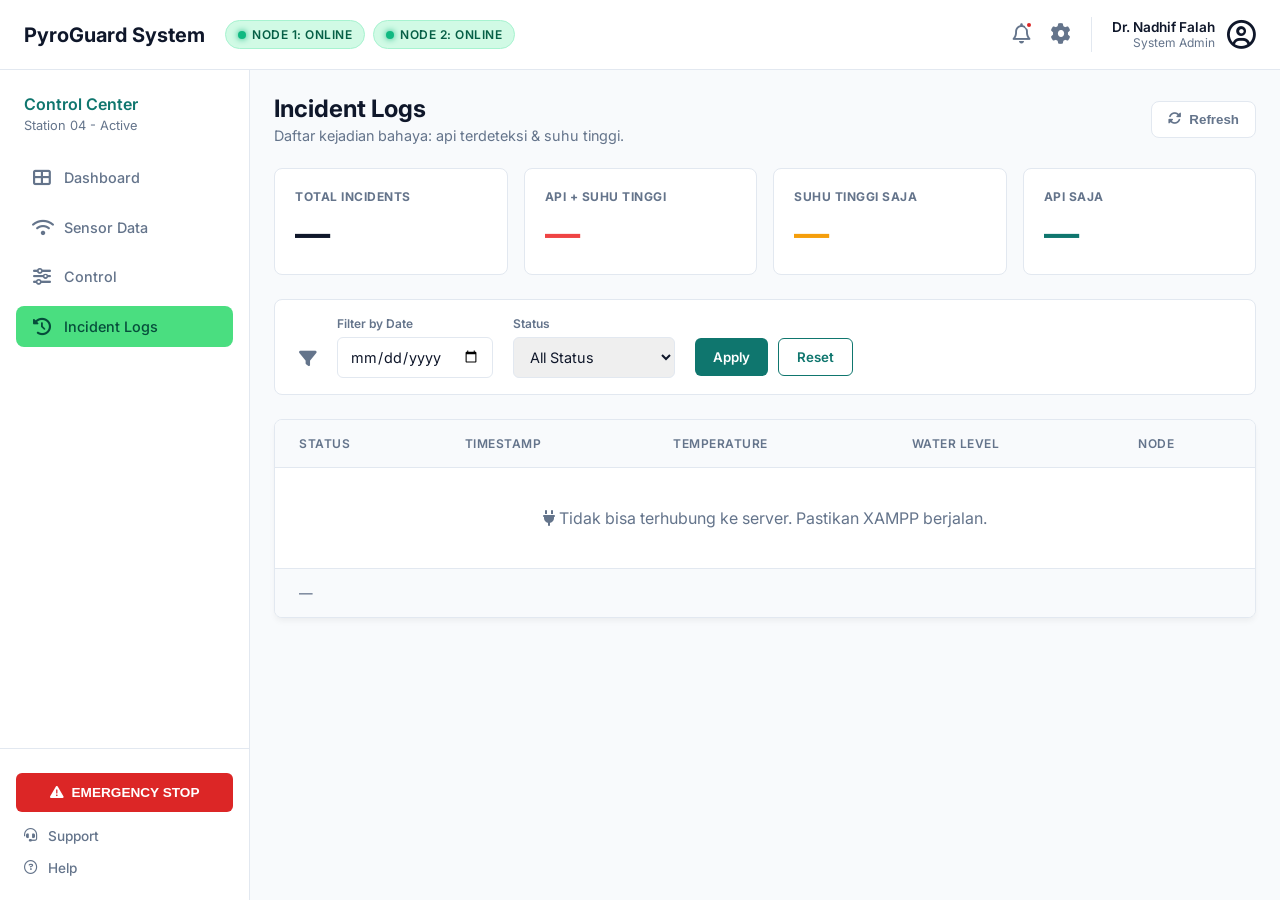
<file: incident_logs.html>
<!DOCTYPE html>
<html lang="en">

<head>
    <meta charset="UTF-8">
    <meta name="viewport" content="width=device-width, initial-scale=1.0">
    <title>Incident Logs - PyroGuard System</title>
    <link rel="preconnect" href="https://fonts.googleapis.com">
    <link rel="preconnect" href="https://fonts.gstatic.com" crossorigin>
    <link href="https://fonts.googleapis.com/css2?family=Inter:wght@400;500;600;700&display=swap" rel="stylesheet">
    <link rel="stylesheet" href="https://cdnjs.cloudflare.com/ajax/libs/font-awesome/6.4.0/css/all.min.css">
    <link rel="stylesheet" href="style.css?v=4">
    <style>
        .table-row-hover:hover {
            background-color: #f8fafc;
        }

        .btn-action:hover {
            background-color: #f1f5f9;
        }

        #logs-tbody tr td {
            transition: background-color 0.2s;
        }

        .skeleton {
            background: linear-gradient(90deg, #f1f5f9 25%, #e2e8f0 50%, #f1f5f9 75%);
            background-size: 200% 100%;
            animation: shimmer 1.4s infinite;
            border-radius: 4px;
            height: 16px;
        }

        @keyframes shimmer {
            0% {
                background-position: 200% 0;
            }

            100% {
                background-position: -200% 0;
            }
        }

        .page-btn.active {
            background-color: var(--accent-green-dark);
            color: white;
            border-color: var(--accent-green-dark);
        }

        #date-filter {
            padding: 10px 12px;
            border: 1px solid var(--border-color);
            border-radius: 6px;
            font-family: inherit;
            font-size: 0.9rem;
            color: var(--text-primary);
            outline: none;
        }
    </style>
</head>

<body>

    <header class="top-header">
        <div class="header-left">
            <h1 class="brand-title">PyroGuard System</h1>
            <div class="status-badges-group" style="display: flex; gap: 8px; align-items: center;">
                <div class="status-badge online" id="node1-status-badge">
                    <span class="status-dot"></span> NODE 1: ONLINE
                </div>
                <div class="status-badge online" id="node2-status-badge">
                    <span class="status-dot"></span> NODE 2: ONLINE
                </div>
            </div>
        </div>
        <div class="header-right">
            <button class="icon-btn notification-btn">
                <i class="far fa-bell"></i>
                <span class="notification-indicator"></span>
            </button>
            <button class="icon-btn"><i class="fas fa-cog"></i></button>
            <div class="user-profile" id="userProfileBtn" style="cursor:pointer; position:relative;">
                <div class="user-info">
                    <p class="user-name">Dr. Nadhif Falah</p>
                    <p class="user-role">System Admin</p>
                </div>
                <div class="user-avatar"><i class="far fa-user-circle"></i></div>
                <div id="profileDropdown" class="profile-dropdown">
                    <a href="#" class="dropdown-item"><i class="far fa-user"></i> My Profile</a>
                    <a href="#" class="dropdown-item"><i class="fas fa-sliders-h"></i> Account Settings</a>
                    <div class="dropdown-divider"></div>
                    <a href="logout.php" class="dropdown-item text-danger"><i class="fas fa-sign-out-alt"></i> Log
                        Out</a>
                </div>
            </div>
        </div>
    </header>

    <div class="layout-container">
        <aside class="sidebar">
            <div class="sidebar-header">
                <h2>Control Center</h2>
                <p id="user-node-info">Station 04 - Active</p>
            </div>
            <nav class="nav-links">
                <a href="index.html" class="nav-item"><i class="fas fa-th-large"></i> Dashboard</a>
                <a href="sensor_data.html" class="nav-item"><i class="fas fa-wifi"></i> Sensor Data</a>
                <a href="suppression.html" class="nav-item"><i class="fas fa-sliders-h"></i> Control</a>
                <a href="incident_logs.html" class="nav-item active"><i class="fas fa-history"></i> Incident Logs</a>
            </nav>
            <div class="sidebar-footer">
                <button class="btn-emergency" onclick="emergencyContact()">
                    <i class="fas fa-exclamation-triangle"></i> EMERGENCY STOP
                </button>
                <a href="#" class="footer-link"><i class="fas fa-headset"></i> Support</a>
                <a href="#" class="footer-link"><i class="far fa-question-circle"></i> Help</a>
            </div>
        </aside>

        <main class="page-content"
            style="flex-grow:1; padding:24px; overflow-y:auto; background-color:var(--bg-color);">

            <div class="page-header"
                style="display:flex; justify-content:space-between; align-items:center; margin-bottom:24px;">
                <div>
                    <h2 style="font-size:1.5rem; color:var(--text-primary); margin-bottom:4px;">Incident Logs</h2>
                    <p style="color:var(--text-secondary); font-size:0.9rem;">Daftar kejadian bahaya: api terdeteksi
                        &amp; suhu tinggi.</p>
                </div>
                <div>
                    <button onclick="fetchLogs()"
                        style="padding:10px 16px; border:1px solid var(--border-color); background:white; border-radius:8px; cursor:pointer; color:var(--text-secondary); font-weight:600; display:inline-flex; align-items:center; gap:8px;">
                        <i class="fas fa-sync-alt"></i> Refresh
                    </button>
                </div>
            </div>

            <!-- Summary Cards -->
            <div style="display:grid; grid-template-columns:repeat(4,1fr); gap:16px; margin-bottom:24px;">
                <div class="card"
                    style="padding:20px; border:1px solid var(--border-color); border-radius:8px; background:white;">
                    <p
                        style="font-size:0.75rem; font-weight:700; color:var(--text-secondary); letter-spacing:0.5px; margin-bottom:8px; text-transform:uppercase;">
                        Total Incidents</p>
                    <h3 id="sum-total" style="font-size:2.2rem; color:var(--text-primary); font-weight:700; margin:0;">—
                    </h3>
                </div>
                <div class="card"
                    style="padding:20px; border:1px solid var(--border-color); border-radius:8px; background:white;">
                    <p
                        style="font-size:0.75rem; font-weight:700; color:var(--text-secondary); letter-spacing:0.5px; margin-bottom:8px; text-transform:uppercase;">
                        Api + Suhu Tinggi</p>
                    <h3 id="sum-critical" style="font-size:2.2rem; color:#ef4444; font-weight:700; margin:0;">—</h3>
                </div>
                <div class="card"
                    style="padding:20px; border:1px solid var(--border-color); border-radius:8px; background:white;">
                    <p
                        style="font-size:0.75rem; font-weight:700; color:var(--text-secondary); letter-spacing:0.5px; margin-bottom:8px; text-transform:uppercase;">
                        Suhu Tinggi Saja</p>
                    <h3 id="sum-warning" style="font-size:2.2rem; color:#f59e0b; font-weight:700; margin:0;">—</h3>
                </div>
                <div class="card"
                    style="padding:20px; border:1px solid var(--border-color); border-radius:8px; background:white;">
                    <p
                        style="font-size:0.75rem; font-weight:700; color:var(--text-secondary); letter-spacing:0.5px; margin-bottom:8px; text-transform:uppercase;">
                        Api Saja</p>
                    <h3 id="sum-safe"
                        style="font-size:2.2rem; color:var(--accent-green-dark); font-weight:700; margin:0;">—</h3>
                </div>
            </div>

            <!-- Filter Bar -->
            <div class="card"
                style="padding:16px 24px; display:flex; align-items:flex-end; gap:20px; border:1px solid var(--border-color); border-radius:8px; margin-bottom:24px; background:white; flex-wrap:wrap;">
                <i class="fas fa-filter"
                    style="color:var(--text-secondary); font-size:1.1rem; padding-bottom:10px;"></i>
                <div>
                    <label
                        style="display:block; font-size:0.75rem; font-weight:600; color:var(--text-secondary); margin-bottom:6px;">Filter
                        by Date</label>
                    <input type="date" id="date-filter">
                </div>
                <div>
                    <label
                        style="display:block; font-size:0.75rem; font-weight:600; color:var(--text-secondary); margin-bottom:6px;">Status</label>
                    <select id="status-filter"
                        style="padding:10px 12px; border:1px solid var(--border-color); border-radius:6px; font-family:inherit; font-size:0.9rem; color:var(--text-primary); outline:none;">
                        <option value="">All Status</option>
                        <option value="CRITICAL">Critical</option>
                        <option value="DANGER">Danger (Api Saja)</option>
                        <option value="WARNING">Warning</option>
                        <option value="SAFE">Safe</option>
                    </select>
                </div>
                <div style="display:flex; gap:10px; padding-bottom:2px;">
                    <button onclick="applyFilter()"
                        style="padding:10px 18px; background:var(--accent-green-dark); color:white; border:none; border-radius:6px; cursor:pointer; font-weight:600; font-family:inherit;">
                        Apply
                    </button>
                    <button onclick="resetFilter()"
                        style="padding:10px 18px; background:transparent; color:var(--accent-green-dark); border:1px solid var(--accent-green-dark); border-radius:6px; cursor:pointer; font-weight:600; font-family:inherit;">
                        Reset
                    </button>
                </div>
                <p id="last-updated"
                    style="margin-left:auto; font-size:0.78rem; color:var(--text-secondary); padding-bottom:8px;"></p>
            </div>

            <!-- Logs Table -->
            <div class="card"
                style="padding:0; overflow:hidden; border:1px solid var(--border-color); border-radius:8px; box-shadow:0 4px 6px -1px rgba(0,0,0,0.05);">
                <table style="width:100%; border-collapse:collapse; text-align:left;">
                    <thead>
                        <tr style="background-color:#f8fafc; border-bottom:1px solid var(--border-color);">
                            <th
                                style="padding:16px 24px; color:var(--text-secondary); font-size:0.75rem; font-weight:600; text-transform:uppercase; letter-spacing:0.5px;">
                                Status</th>
                            <th
                                style="padding:16px 24px; color:var(--text-secondary); font-size:0.75rem; font-weight:600; text-transform:uppercase; letter-spacing:0.5px;">
                                Timestamp</th>
                            <th
                                style="padding:16px 24px; color:var(--text-secondary); font-size:0.75rem; font-weight:600; text-transform:uppercase; letter-spacing:0.5px;">
                                Temperature</th>
                            <th
                                style="padding:16px 24px; color:var(--text-secondary); font-size:0.75rem; font-weight:600; text-transform:uppercase; letter-spacing:0.5px;">
                                Water Level</th>
                            <th
                                style="padding:16px 24px; color:var(--text-secondary); font-size:0.75rem; font-weight:600; text-transform:uppercase; letter-spacing:0.5px;">
                                Node</th>
                        </tr>
                    </thead>
                    <tbody id="logs-tbody">
                        <tr>
                            <td colspan="5" style="padding:40px; text-align:center; color:var(--text-secondary);">
                                <i class="fas fa-spinner fa-spin"></i> Memuat data...
                            </td>
                        </tr>
                    </tbody>
                </table>

                <!-- Pagination -->
                <div
                    style="padding:16px 24px; border-top:1px solid var(--border-color); display:flex; justify-content:space-between; align-items:center; background:#f8fafc;">
                    <p id="pagination-info" style="font-size:0.85rem; color:var(--text-secondary); font-weight:500;">—
                    </p>
                    <div id="pagination-btns" style="display:flex; gap:8px;"></div>
                </div>
            </div>

        </main>
    </div>

    <script>
        // === State ===
        let currentOffset = 0;
        const LIMIT = 15;
        let activeFilter = { status: '', tanggal: '' };

        // === Fetch & Render Logs ===
        function fetchLogs() {
            const tbody = document.getElementById('logs-tbody');
            tbody.innerHTML = `<tr><td colspan="5" style="padding:40px; text-align:center; color:var(--text-secondary);">
                <i class="fas fa-spinner fa-spin"></i> Memuat data...</td></tr>`;

            let url = `api_get_logs.php?limit=${LIMIT}&offset=${currentOffset}`;
            if (activeFilter.status) url += `&status=${encodeURIComponent(activeFilter.status)}`;
            if (activeFilter.tanggal) url += `&tanggal=${encodeURIComponent(activeFilter.tanggal)}`;

            fetch(url)
                .then(r => r.json())
                .then(json => {
                    if (json.status !== 'success') {
                        tbody.innerHTML = `<tr><td colspan="5" style="padding:40px; text-align:center; color:#ef4444;">
                            <i class="fas fa-exclamation-circle"></i> Gagal memuat data. Cek koneksi ke server XAMPP.</td></tr>`;
                        return;
                    }

                    // Update summary cards
                    document.getElementById('sum-total').innerText = json.summary.total_logs.toLocaleString();
                    document.getElementById('sum-critical').innerText = json.summary.total_critical.toLocaleString();
                    document.getElementById('sum-warning').innerText = json.summary.total_warning.toLocaleString();
                    document.getElementById('sum-safe').innerText = json.summary.total_safe.toLocaleString();

                    // Render tabel
                    if (json.logs.length === 0) {
                        tbody.innerHTML = `<tr><td colspan="5" style="padding:48px; text-align:center; color:var(--text-secondary);">
                            <div style="font-size:2rem; margin-bottom:8px;">✅</div>
                            <p style="font-weight:600; margin-bottom:4px;">Belum ada insiden yang terdeteksi.</p>
                            <p style="font-size:0.8rem;">Semua pembacaan sensor dalam kondisi aman.</p>
                        </td></tr>`;
                    } else {
                        tbody.innerHTML = json.logs.map(row => buildRow(row)).join('');
                    }

                    // Pagination info & tombol
                    renderPagination(json.total, json.offset, json.limit);

                    const now = new Date();
                    document.getElementById('last-updated').innerText =
                        'Updated: ' + now.toLocaleTimeString('id-ID');
                })
                .catch(err => {
                    console.error('[PyroGuard Logs] Fetch error:', err);
                    tbody.innerHTML = `<tr><td colspan="5" style="padding:40px; text-align:center; color:var(--text-secondary);">
                        <i class="fas fa-plug"></i> Tidak bisa terhubung ke server. Pastikan XAMPP berjalan.</td></tr>`;
                });
        }

        // === Build satu baris tabel ===
        function buildRow(row) {
            // status_api dari DB adalah integer (1=DANGER/API, 0=SAFE)
            const apiInt = parseInt(row.status_api);
            const suhu = parseFloat(row.suhu);
            const cfg = statusConfig(apiInt, suhu);
            const ts = formatTimestamp(row.created_at);
            const suhuStr = suhu.toFixed(1);
            const nodeId = row.node_id || 'NODE1';

            // Deskripsi kejadian
            let eventTitle = '';
            let eventSub = '';
            if (apiInt === 1 && suhu > 45) {
                eventTitle = 'Fire + Suhu Ekstrem';
                eventSub = `Api terdeteksi & suhu mencapai ${suhuStr}°C`;
            } else if (apiInt === 1) {
                eventTitle = 'Fire Detected!';
                eventSub = `Sensor api aktif (suhu: ${suhuStr}°C)`;
            } else if (suhu > 45) {
                eventTitle = 'Extreme Temperature';
                eventSub = `Suhu mencapai ${suhuStr}°C melebihi batas aman`;
            } else {
                eventTitle = 'System Safe';
                eventSub = `Kondisi aman terverifikasi (suhu: ${suhuStr}°C)`;
            }

            // Water Level status dari gas_level (ESP Node 1)
            const waterLvl = parseFloat(row.gas_level);
            const waterStatus = waterLvl < 25 ? 'Low' : 'Sufficient';
            const waterColor = waterLvl < 25 ? '#ef4444' : 'var(--accent-green-dark)';
            const waterBg = waterLvl < 25 ? '#fef2f2' : '#f0fdf4';

            // Node Name
            let nodeName = 'Node 1';
            if (nodeId.toUpperCase() === 'NODE2') {
                nodeName = 'Node 2';
            }

            return `<tr class="table-row-hover" style="border-bottom:1px solid var(--border-color);">
                <td style="padding:14px 24px;">
                    <div style="display:flex; align-items:center; gap:8px;">
                        <div style="width:8px; height:8px; border-radius:50%; background:${cfg.dot}; ${cfg.glow}"></div>
                        <span style="font-weight:600; color:${cfg.color}; font-size:0.85rem;">${cfg.label}</span>
                    </div>
                </td>
                <td style="padding:14px 24px; color:var(--text-secondary); font-size:0.85rem;">${ts}</td>
                <td style="padding:14px 24px;">
                    <p style="font-weight:600; color:var(--text-primary); font-size:0.9rem; margin-bottom:2px;">${eventTitle}</p>
                    <p style="font-size:0.78rem; color:var(--text-secondary); margin:0;">${eventSub}</p>
                </td>
                <td style="padding:14px 24px;">
                    <div style="display:flex; align-items:center; gap:6px;">
                        <span style="font-weight:600; color:var(--text-primary); font-size:0.85rem;">${waterLvl}%</span>
                        <span style="font-size:0.75rem; font-weight:600; color:${waterColor}; background:${waterBg}; padding:2px 8px; border-radius:4px; text-transform:uppercase;">
                            ${waterStatus}
                        </span>
                    </div>
                </td>
                <td style="padding:14px 24px; color:var(--text-secondary); font-size:0.85rem; font-weight:500;">${nodeName}</td>
            </tr>`;
        }

        // === Konfigurasi warna per status (integer dari DB) ===
        function statusConfig(apiInt, suhu) {
            if (apiInt === 1 && suhu > 45) {
                return { label: 'CRITICAL', color: '#ef4444', dot: '#ef4444', glow: 'box-shadow:0 0 5px #ef4444;', badgeBg: '#fef2f2' };
            }
            if (apiInt === 1) {
                return { label: 'DANGER', color: '#ef4444', dot: '#ef4444', glow: 'box-shadow:0 0 4px #ef4444;', badgeBg: '#fef2f2' };
            }
            if (suhu > 45) {
                return { label: 'WARNING', color: '#f59e0b', dot: '#f59e0b', glow: 'box-shadow:0 0 4px #f59e0b;', badgeBg: '#fffbeb' };
            }
            // SAFE
            return { label: 'SAFE', color: 'var(--accent-green-dark)', dot: 'var(--accent-green-dark)', glow: 'box-shadow:0 0 4px var(--accent-green-dark);', badgeBg: '#f0fdf4' };
        }

        // === Format timestamp ===
        function formatTimestamp(ts) {
            if (!ts) return '—';
            const d = new Date(ts);
            return d.toLocaleDateString('id-ID', { day: '2-digit', month: 'short', year: 'numeric' })
                + ', ' + d.toLocaleTimeString('id-ID');
        }

        // === Render pagination ===
        function renderPagination(total, offset, limit) {
            const currentPage = Math.floor(offset / limit) + 1;
            const totalPages = Math.ceil(total / limit);

            document.getElementById('pagination-info').innerText =
                `Showing ${offset + 1}–${Math.min(offset + limit, total)} of ${total} records`;

            const container = document.getElementById('pagination-btns');
            container.innerHTML = '';

            // Previous
            const prevBtn = document.createElement('button');
            prevBtn.innerText = 'Previous';
            prevBtn.disabled = currentPage === 1;
            prevBtn.className = 'btn-action';
            prevBtn.style.cssText = 'padding:6px 12px; border:1px solid var(--border-color); background:white; border-radius:6px; cursor:pointer; color:var(--text-secondary); font-size:0.85rem; font-weight:500;';
            prevBtn.onclick = () => { currentOffset -= limit; fetchLogs(); };
            container.appendChild(prevBtn);

            // Nomor halaman (max 5 terlihat)
            const startPage = Math.max(1, currentPage - 2);
            const endPage = Math.min(totalPages, startPage + 4);
            for (let p = startPage; p <= endPage; p++) {
                const btn = document.createElement('button');
                btn.innerText = p;
                btn.className = 'btn-action page-btn' + (p === currentPage ? ' active' : '');
                btn.style.cssText = 'padding:6px 12px; border:1px solid var(--border-color); background:white; border-radius:6px; cursor:pointer; font-size:0.85rem; font-weight:500;';
                if (p === currentPage) { btn.style.background = 'var(--accent-green-dark)'; btn.style.color = 'white'; btn.style.borderColor = 'var(--accent-green-dark)'; }
                btn.onclick = ((page) => () => { currentOffset = (page - 1) * limit; fetchLogs(); })(p);
                container.appendChild(btn);
            }

            // Next
            const nextBtn = document.createElement('button');
            nextBtn.innerText = 'Next';
            nextBtn.disabled = currentPage >= totalPages;
            nextBtn.className = 'btn-action';
            nextBtn.style.cssText = 'padding:6px 12px; border:1px solid var(--border-color); background:white; border-radius:6px; cursor:pointer; color:var(--text-secondary); font-size:0.85rem; font-weight:500;';
            nextBtn.onclick = () => { currentOffset += limit; fetchLogs(); };
            container.appendChild(nextBtn);
        }

        // === Filter ===
        function applyFilter() {
            currentOffset = 0;
            activeFilter.status = document.getElementById('status-filter').value;
            activeFilter.tanggal = document.getElementById('date-filter').value;
            fetchLogs();
        }

        function resetFilter() {
            currentOffset = 0;
            activeFilter = { status: '', tanggal: '' };
            document.getElementById('status-filter').value = '';
            document.getElementById('date-filter').value = '';
            fetchLogs();
        }

        function emergencyContact() {
            alert("Emergency protocols activated. Contacting authorities.");
        }

        // === Profile Dropdown ===
        const userProfileBtn = document.getElementById('userProfileBtn');
        const profileDropdown = document.getElementById('profileDropdown');
        userProfileBtn.addEventListener('click', e => { e.stopPropagation(); profileDropdown.classList.toggle('show'); });
        window.addEventListener('click', e => { if (!userProfileBtn.contains(e.target)) profileDropdown.classList.remove('show'); });

        // === Header Status Badges Update ===
        function updateHeader() {
            fetch('api_get_latest.php')
                .then(res => res.json())
                .then(json => {
                    if (json.status === 'success') {
                        const badge1 = document.getElementById('node1-status-badge');
                        const badge2 = document.getElementById('node2-status-badge');
                        let koneksi = json.data.status_koneksi;
                        let node2Status = (koneksi === 'ONLINE') ? 1 : 0;

                        if (badge1) {
                            if (koneksi === 'ONLINE') {
                                badge1.className = 'status-badge online';
                                badge1.innerHTML = '<span class="status-dot"></span> NODE 1: ONLINE';
                            } else {
                                badge1.className = 'status-badge offline';
                                badge1.innerHTML = '<span class="status-dot"></span> NODE 1: OFFLINE';
                            }
                        }
                        if (badge2) {
                            if (koneksi === 'ONLINE' && node2Status === 1) {
                                badge2.className = 'status-badge online';
                                badge2.innerHTML = '<span class="status-dot"></span> NODE 2: ONLINE';
                            } else {
                                badge2.className = 'status-badge offline';
                                badge2.innerHTML = '<span class="status-dot"></span> NODE 2: OFFLINE';
                            }
                        }
                    }
                })
                .catch(err => console.error("Error updating header status:", err));
        }

        // === Init: load saat halaman pertama buka + auto-refresh ===
        fetchLogs();
        updateHeader();
        setInterval(fetchLogs, 10000);
        setInterval(updateHeader, 2000);
    </script>
</body>

</html>
</file>
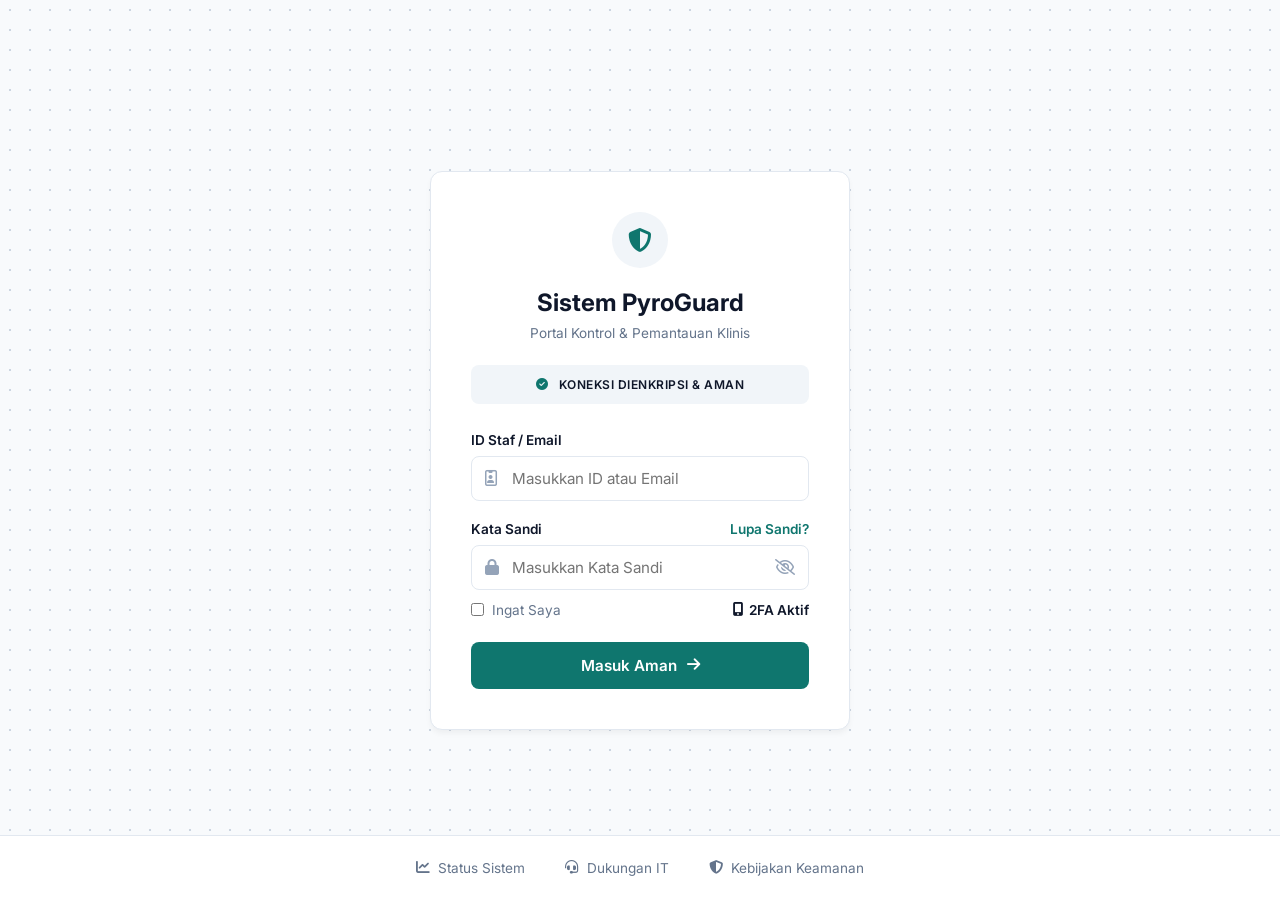
<file: login.html>
<!DOCTYPE html>
<html lang="en">
<head>
    <meta charset="UTF-8">
    <meta name="viewport" content="width=device-width, initial-scale=1.0">
    <title>Login - PyroGuard System</title>
    <!-- Fonts -->
    <link rel="preconnect" href="https://fonts.googleapis.com">
    <link rel="preconnect" href="https://fonts.gstatic.com" crossorigin>
    <link href="https://fonts.googleapis.com/css2?family=Inter:wght@400;500;600;700&display=swap" rel="stylesheet">
    <!-- Icons -->
    <link rel="stylesheet" href="https://cdnjs.cloudflare.com/ajax/libs/font-awesome/6.4.0/css/all.min.css">
    <link rel="stylesheet" href="style.css?v=3">
</head>
<body class="login-body">

    <div class="login-card">
        <div class="login-logo-circle">
            <i class="fas fa-shield-alt"></i>
        </div>
        
        <h1 style="font-size: 1.5rem; font-weight: 700; margin-bottom: 8px; color: var(--text-primary);">Sistem PyroGuard</h1>
        <p style="font-size: 0.85rem; color: var(--text-secondary); margin-bottom: 24px;">Portal Kontrol & Pemantauan Klinis</p>

        <div class="login-security-badge">
            <i class="fas fa-check-circle" style="color: var(--accent-green-dark);"></i>
            KONEKSI DIENKRIPSI & AMAN
        </div>

        <form action="proses_login.php" method="POST" style="text-align: left;">
            <div style="margin-bottom: 20px;">
                <label for="username" style="display: block; font-size: 0.85rem; font-weight: 600; margin-bottom: 8px; color: var(--text-primary);">ID Staf / Email</label>
                <div class="login-input-wrapper">
                    <i class="far fa-id-badge left-icon"></i>
                    <input type="text" id="username" name="username" class="login-input" placeholder="Masukkan ID atau Email" required>
                </div>
            </div>

            <div style="margin-bottom: 24px;">
                <div style="display: flex; justify-content: space-between; margin-bottom: 8px;">
                    <label for="password" style="font-size: 0.85rem; font-weight: 600; color: var(--text-primary);">Kata Sandi</label>
                    <a href="#" style="font-size: 0.85rem; font-weight: 600; color: var(--accent-green-dark); text-decoration: none;">Lupa Sandi?</a>
                </div>
                <div class="login-input-wrapper" style="margin-bottom: 12px;">
                    <i class="fas fa-lock left-icon"></i>
                    <input type="password" id="password" name="password" class="login-input" placeholder="Masukkan Kata Sandi" required>
                    <i class="far fa-eye-slash right-icon" onclick="togglePassword()"></i>
                </div>
                <div style="display: flex; justify-content: space-between; align-items: center; font-size: 0.85rem;">
                    <label style="display: flex; align-items: center; gap: 8px; color: var(--text-secondary); cursor: pointer;">
                        <input type="checkbox" name="remember" style="accent-color: var(--accent-green-dark);"> Ingat Saya
                    </label>
                    <div style="display: flex; align-items: center; gap: 6px; font-weight: 600; color: var(--text-primary);">
                        <i class="fas fa-mobile-alt"></i> 2FA Aktif
                    </div>
                </div>
            </div>

            <button type="submit" class="login-btn">
                Masuk Aman <i class="fas fa-arrow-right"></i>
            </button>
        </form>
    </div>

    <div class="login-footer-links">
        <a href="#"><i class="fas fa-chart-line"></i> Status Sistem</a>
        <a href="#"><i class="fas fa-headset"></i> Dukungan IT</a>
        <a href="#"><i class="fas fa-shield-alt"></i> Kebijakan Keamanan</a>
    </div>

    <script>
        function togglePassword() {
            const passwordInput = document.getElementById('password');
            const icon = document.querySelector('.right-icon');
            
            if (passwordInput.type === 'password') {
                passwordInput.type = 'text';
                icon.classList.remove('fa-eye-slash');
                icon.classList.add('fa-eye');
            } else {
                passwordInput.type = 'password';
                icon.classList.remove('fa-eye');
                icon.classList.add('fa-eye-slash');
            }
        }
    </script>
</body>
</html>
</file>
<file: style.css>
:root {
    --bg-page: #f8fafc;
    --bg-card: #ffffff;
    --border-color: #e2e8f0;
    --text-primary: #0f172a;
    --text-secondary: #64748b;
    --text-tertiary: #94a3b8;
    --accent-green-bright: #4ade80;
    --accent-green-dark: #0f766e;
    --accent-green-light: #ecfdf5;
    --status-safe-bg: #e6f7f2;
    --accent-red: #dc2626;
    --accent-red-hover: #b91c1c;
    --accent-red-bg: #fca5a5;
    --sidebar-width: 250px;
    --header-height: 70px;
}

*,
*::before,
*::after {
    margin: 0;
    padding: 0;
    box-sizing: border-box;
}

body {
    font-family: 'Inter', sans-serif;
}

body {
    background-color: var(--bg-page);
    color: var(--text-primary);
    overflow-x: hidden;
    display: flex;
    flex-direction: column;
    height: 100vh;
}

.top-header {
    height: var(--header-height);
    background-color: var(--bg-card);
    border-bottom: 1px solid var(--border-color);
    display: flex;
    justify-content: space-between;
    align-items: center;
    padding: 0 24px;
    position: fixed;
    top: 0;
    width: 100%;
    z-index: 50;
}

.header-left {
    display: flex;
    align-items: center;
    gap: 20px;
}

.brand-title {
    font-size: 1.25rem;
    font-weight: 700;
    color: var(--text-primary);
}

.status-badge {
    font-size: 0.75rem;
    font-weight: 600;
    padding: 6px 12px;
    border-radius: 20px;
    display: inline-flex;
    align-items: center;
    gap: 6px;
    letter-spacing: 0.5px;
    transition: all 0.3s ease;
}

.status-badge.online {
    background-color: #d1fae5;
    color: #065f46;
    border: 1px solid #a7f3d0;
}

.status-badge.offline {
    background-color: #fee2e2;
    color: #991b1b;
    border: 1px solid #fca5a5;
}

.status-dot {
    width: 8px;
    height: 8px;
    border-radius: 50%;
    transition: all 0.3s ease;
}

.status-badge.online .status-dot {
    background-color: #10b981;
    box-shadow: 0 0 6px #10b981;
}

.status-badge.offline .status-dot {
    background-color: #ef4444;
    box-shadow: 0 0 6px #ef4444;
}

.header-right {
    display: flex;
    align-items: center;
    gap: 20px;
}

.icon-btn {
    background: none;
    border: none;
    color: var(--text-secondary);
    font-size: 1.25rem;
    cursor: pointer;
    position: relative;
    transition: color 0.2s;
}

.icon-btn:hover {
    color: var(--text-primary);
}

.notification-indicator {
    position: absolute;
    top: -2px;
    right: -2px;
    width: 8px;
    height: 8px;
    background-color: var(--accent-red);
    border-radius: 50%;
    border: 2px solid var(--bg-card);
}

.user-profile {
    display: flex;
    align-items: center;
    gap: 12px;
    border-left: 1px solid var(--border-color);
    padding-left: 20px;
    position: relative;
    cursor: pointer;
}

.user-info {
    text-align: right;
}

.user-name {
    font-size: 0.85rem;
    font-weight: 600;
}

.user-role {
    font-size: 0.75rem;
    color: var(--text-secondary);
}

.user-avatar {
    font-size: 1.8rem;
    color: var(--text-primary);
}

.profile-dropdown {
    position: absolute;
    top: calc(100% + 15px);
    right: 0;
    width: 220px;
    background-color: var(--bg-card);
    border: 1px solid var(--border-color);
    border-radius: 12px;
    box-shadow: 0 4px 6px -1px rgba(0, 0, 0, 0.05);
    display: none;
    flex-direction: column;
    z-index: 100;
    overflow: hidden;
}

.profile-dropdown.show {
    display: flex;
}

.dropdown-item {
    padding: 12px 16px;
    text-decoration: none;
    color: var(--text-primary);
    font-size: 0.85rem;
    font-weight: 500;
    display: flex;
    align-items: center;
    gap: 10px;
    transition: background-color 0.2s;
}

.dropdown-item:hover {
    background-color: var(--bg-page);
}

.dropdown-icon {
    width: 16px;
    text-align: center;
    color: var(--text-secondary);
}

.dropdown-divider {
    height: 1px;
    background-color: var(--border-color);
    margin: 4px 0;
}

.text-danger {
    color: var(--accent-red);
}

.layout-container {
    display: flex;
    margin-top: var(--header-height);
    height: calc(100vh - var(--header-height));
}

.sidebar {
    width: var(--sidebar-width);
    flex-shrink: 0;
    background-color: var(--bg-card);
    border-right: 1px solid var(--border-color);
    display: flex;
    flex-direction: column;
    height: 100%;
}

.sidebar-header {
    padding: 24px;
}

.sidebar-header h2 {
    font-size: 1rem;
    font-weight: 600;
    color: var(--accent-green-dark);
}

.sidebar-header p {
    font-size: 0.8rem;
    color: var(--text-secondary);
    margin-top: 4px;
}

.nav-links {
    display: flex;
    flex-direction: column;
    padding: 0 16px;
    gap: 8px;
    flex-grow: 1;
}

.nav-item {
    display: flex;
    align-items: center;
    gap: 12px;
    padding: 12px 16px;
    border-radius: 8px;
    text-decoration: none;
    color: var(--text-secondary);
    font-size: 0.9rem;
    font-weight: 500;
    transition: all 0.2s;
}

.nav-item i {
    width: 20px;
    text-align: center;
    font-size: 1.1rem;
}

.nav-item:hover {
    background-color: var(--bg-page);
    color: var(--text-primary);
}

.nav-item.active {
    background-color: var(--accent-green-bright);
    color: #064e3b;
}

.sidebar-footer {
    padding: 24px 16px;
    border-top: 1px solid var(--border-color);
    display: flex;
    flex-direction: column;
    gap: 16px;
}

.btn-emergency {
    background-color: var(--accent-red);
    color: white;
    border: none;
    padding: 12px;
    border-radius: 6px;
    font-weight: 600;
    font-size: 0.85rem;
    cursor: pointer;
    display: flex;
    justify-content: center;
    align-items: center;
    gap: 8px;
    transition: background 0.2s;
}

.btn-emergency:hover {
    background-color: var(--accent-red-hover);
}

.footer-link {
    display: flex;
    align-items: center;
    gap: 10px;
    color: var(--text-secondary);
    text-decoration: none;
    font-size: 0.85rem;
    font-weight: 500;
    padding: 0 8px;
}

.footer-link:hover {
    color: var(--text-primary);
}

.dashboard-content {
    flex-grow: 1;
    padding: 24px;
    display: flex;
    flex-direction: column;
    gap: 16px;
    overflow-y: auto;
}

.card {
    background-color: var(--bg-card);
    border: 1px solid var(--border-color);
    border-radius: 12px;
    padding: 18px;
}

.sub-label {
    font-size: 0.75rem;
    color: var(--text-tertiary);
    text-transform: uppercase;
    letter-spacing: 1px;
    font-weight: 600;
    margin-bottom: 8px;
}

.room-overview-card {
    grid-column: 1 / span 2;
    grid-row: 1;
    display: flex;
    flex-direction: column;
}

.room-overview {
    grid-column: 1 / span 2;
    grid-row: 1;
    display: flex;
    flex-direction: column;
}

.room-image-container {
    height: 320px;
    background-color: #1a2332;
    border-radius: 8px;
    overflow: hidden;
    margin-top: 10px;
}

.room-image-container img {
    width: 100%;
    height: 100%;
    object-fit: cover;
}

.btn-secondary {
    background-color: var(--bg-page);
    border: 1px solid var(--border-color);
    color: var(--text-primary);
    padding: 8px 14px;
    border-radius: 6px;
    font-size: 0.8rem;
    font-weight: 500;
    cursor: pointer;
    display: flex;
    align-items: center;
    gap: 6px;
    transition: background 0.2s;
}

.btn-secondary:hover {
    background-color: #e2e8f0;
}

.shield-icon-container {
    width: 80px;
    height: 80px;
    border-radius: 50%;
    display: flex;
    align-items: center;
    justify-content: center;
    margin: 20px auto;
    font-size: 2rem;
}

.status-text {
    font-size: 2rem;
    font-weight: 700;
    margin-bottom: 8px;
    text-align: center;
}

.status-subtext {
    font-size: 0.85rem;
    opacity: 0.8;
    text-align: center;
}

.text-center {
    text-align: center;
}

.card-header {
    display: flex;
    justify-content: space-between;
    align-items: flex-start;
    margin-bottom: 20px;
}

.card-header.borderless {
    margin-bottom: 0;
}

.card-title {
    font-size: 1.15rem;
    font-weight: 600;
    color: var(--text-primary);
}

.filter-btn {
    background-color: var(--bg-page);
    border: 1px solid var(--border-color);
    color: var(--text-primary);
    padding: 8px 12px;
    border-radius: 6px;
    font-size: 0.8rem;
    font-weight: 500;
    cursor: pointer;
    display: flex;
    align-items: center;
    gap: 6px;
    transition: background 0.2s;
}

.filter-btn:hover {
    background-color: #e2e8f0;
}

.room-visual {
    height: 320px;
    background-color: #1a2332;
    border-radius: 8px;
    overflow: hidden;
    display: flex;
    justify-content: center;
    align-items: center;
    margin-top: 10px;
}

.room-img {
    width: 100%;
    height: 100%;
    object-fit: cover;
}

.right-column {
    grid-column: 3;
    grid-row: 1;
    display: flex;
    flex-direction: column;
    gap: 16px;
}

.fire-status-card {
    background-color: var(--status-safe-bg);
    border-color: #bae6fd;
    display: flex;
    flex-direction: column;
    align-items: center;
    justify-content: center;
    text-align: center;
    padding: 20px;
    transition: all 0.3s;
}

.fire-status-card.danger {
    background-color: #fef2f2;
    border-color: #fca5a5;
}

.fs-title {
    text-align: center;
    width: 100%;
    color: var(--accent-green-dark);
}

.fs-icon-container {
    width: 80px;
    height: 80px;
    background-color: var(--accent-green-dark);
    border-radius: 50%;
    display: flex;
    align-items: center;
    justify-content: center;
    margin: 20px 0;
}

.fs-icon-container.danger {
    background-color: var(--accent-red);
    animation: pulse 1.5s infinite;
}

.fs-icon {
    color: white;
    font-size: 2rem;
}

.fs-status-text {
    font-size: 2rem;
    font-weight: 700;
    color: var(--accent-green-dark);
    margin-bottom: 8px;
}

.fs-status-text.danger {
    color: var(--accent-red);
}

.fs-sub-text {
    font-size: 0.85rem;
    color: var(--accent-green-dark);
    opacity: 0.8;
}

.suppression-card {
    flex-grow: 1;
}

.sc-header {
    display: flex;
    justify-content: space-between;
    align-items: center;
    margin-bottom: 24px;
}

.toggle-label {
    display: flex;
    align-items: center;
    gap: 8px;
    font-size: 0.8rem;
    font-weight: 600;
    color: var(--text-primary);
}

.toggle-switch {
    position: relative;
    display: inline-block;
    width: 44px;
    height: 24px;
}

.toggle-switch input {
    opacity: 0;
    width: 0;
    height: 0;
}

.toggle-slider {
    position: absolute;
    cursor: pointer;
    top: 0;
    left: 0;
    right: 0;
    bottom: 0;
    background-color: #ccc;
    transition: .4s;
}

.toggle-slider:before {
    position: absolute;
    content: "";
    height: 18px;
    width: 18px;
    left: 3px;
    bottom: 3px;
    background-color: white;
    transition: .4s;
}

input:checked+.toggle-slider {
    background-color: var(--accent-green-dark);
}

input:checked+.toggle-slider:before {
    transform: translateX(20px);
}

.toggle-slider.round {
    border-radius: 24px;
}

.toggle-slider.round:before {
    border-radius: 50%;
}

.manual-release-zone {
    background-color: #f1f5f9;
    background: repeating-linear-gradient(45deg, rgba(220, 38, 38, 0.1), rgba(220, 38, 38, 0.1) 10px, rgba(252, 165, 165, 0.1) 10px, rgba(252, 165, 165, 0.1) 20px);
    border: 2px dashed #fca5a5;
    border-radius: 8px;
    padding: 20px;
    display: flex;
    justify-content: center;
    align-items: center;
    cursor: pointer;
}

.release-content {
    background-color: rgba(255, 255, 255, 0.5);
    border-radius: 8px;
    padding: 20px;
    text-align: center;
    width: 100%;
}

.release-icon {
    color: var(--text-secondary);
    font-size: 1.5rem;
    margin-bottom: 10px;
}

.release-title {
    color: var(--text-primary);
    font-weight: 700;
    font-size: 0.9rem;
    margin-bottom: 4px;
}

.release-sub {
    font-size: 0.75rem;
    color: var(--text-secondary);
}

.temp-card {
    display: flex;
    flex-direction: column;
}

.temp-display {
    display: flex;
    align-items: baseline;
    gap: 15px;
    margin-bottom: 20px;
    margin-top: 10px;
}

.temp-value {
    font-size: 2.5rem;
    font-weight: 700;
    color: var(--text-primary);
}

.temp-unit {
    font-size: 1.2rem;
    color: var(--text-secondary);
    margin-left: 4px;
}

.humidity-label {
    font-size: 0.9rem;
    font-weight: 600;
}

.humidity-bar-bg {
    display: flex;
    height: 12px;
    border-radius: 6px;
    overflow: hidden;
    margin-bottom: 8px;
    position: relative;
    background-color: #f1f5f9;
}

.humidity-bar {
    height: 100%;
}

.humidity-marker {
    position: absolute;
    top: 0;
    bottom: 0;
    width: 4px;
    background-color: var(--text-primary);
    border-radius: 2px;
    transform: translateX(-50%);
}

.humidity-labels {
    display: flex;
    justify-content: space-between;
    font-size: 0.7rem;
    color: var(--text-tertiary);
}

.chart-bars {
    display: flex;
    align-items: flex-end;
    gap: 4px;
    height: 40px;
    margin-top: auto;
}

.chart-bar {
    flex: 1;
    background-color: #cbd5e1;
    border-radius: 2px;
}

.chart-bar.active {
    background-color: var(--accent-green-dark);
}

.view-all-link {
    color: var(--accent-green-dark);
    font-size: 0.8rem;
    font-weight: 600;
    text-decoration: none;
}

.timeline {
    display: flex;
    flex-direction: column;
    gap: 16px;
    margin-top: 10px;
    position: relative;
}

.timeline::before {
    content: '';
    position: absolute;
    left: 15px;
    top: 0;
    bottom: 0;
    width: 2px;
    background-color: var(--border-color);
}

.timeline-item {
    display: flex;
    gap: 16px;
    position: relative;
    z-index: 1;
}

.timeline-dot {
    width: 32px;
    height: 32px;
    border-radius: 50%;
    display: flex;
    align-items: center;
    justify-content: center;
    background-color: var(--bg-card);
    border: 2px solid var(--border-color);
    font-size: 0.8rem;
}

.timeline-dot.active {
    border-color: var(--accent-green-dark);
    color: var(--accent-green-dark);
    background-color: var(--status-safe-bg);
}

.timeline-dot.muted {
    background-color: #f1f5f9;
    color: var(--text-secondary);
}

.timeline-content {}

.timeline-title {
    font-size: 0.85rem;
    font-weight: 600;
    color: var(--text-primary);
    margin-bottom: 4px;
}

.timeline-time {
    font-size: 0.75rem;
    color: var(--text-tertiary);
}

.water-card {}

.water-display {
    display: flex;
    align-items: baseline;
    gap: 15px;
    margin-bottom: 20px;
    margin-top: 10px;
}

.water-level-value {
    font-size: 2.5rem;
    font-weight: 700;
    color: var(--text-primary);
}

.water-unit {
    font-size: 1.2rem;
    color: var(--text-secondary);
    margin-left: 4px;
}

.trend-up {
    color: var(--accent-green-dark);
    font-weight: 600;
    font-size: 0.9rem;
    display: flex;
    align-items: center;
    gap: 4px;
}

@keyframes pulse {
    0% {
        box-shadow: 0 0 0 0 rgba(220, 38, 38, 0.6);
    }

    70% {
        box-shadow: 0 0 0 15px rgba(220, 38, 38, 0);
    }

    100% {
        box-shadow: 0 0 0 0 rgba(220, 38, 38, 0);
    }
}

@keyframes emergency-blink {
    0% {
        background-color: #fef2f2;
        box-shadow: 0 0 10px rgba(220, 38, 38, 0.2);
    }

    50% {
        background-color: #fecaca;
        box-shadow: 0 0 25px rgba(220, 38, 38, 0.8);
    }

    100% {
        background-color: #fef2f2;
        box-shadow: 0 0 10px rgba(220, 38, 38, 0.2);
    }
}

.blinking-emergency {
    animation: emergency-blink 0.6s infinite;
    border-color: #ef4444 !important;
}

.page-header {
    display: flex;
    justify-content: space-between;
    align-items: center;
    margin-bottom: 24px;
}

.page-title h2 {
    font-size: 1.5rem;
    font-weight: 600;
    color: var(--text-primary);
}

.page-title p {
    font-size: 0.85rem;
    color: var(--text-secondary);
    margin-top: 4px;
}

.btn-primary {
    background-color: var(--accent-green-dark);
    color: white;
    border: none;
    padding: 10px 16px;
    border-radius: 6px;
    font-size: 0.85rem;
    font-weight: 500;
    cursor: pointer;
    display: flex;
    align-items: center;
    gap: 8px;
    transition: background 0.2s;
}

.btn-primary:hover {
    background-color: #0d5c56;
}

.stats-row {
    display: grid;
    grid-template-columns: repeat(4, 1fr);
    gap: 16px;
    margin-bottom: 20px;
}

.stat-card {
    position: relative;
    padding: 20px;
}

.stat-header {
    display: flex;
    justify-content: space-between;
    align-items: flex-start;
    margin-bottom: 12px;
}

.stat-icon {
    width: 32px;
    height: 32px;
    border-radius: 50%;
    display: flex;
    align-items: center;
    justify-content: center;
    font-size: 0.85rem;
}

.stat-value {
    font-size: 2rem;
    font-weight: 700;
    color: var(--text-primary);
    margin-bottom: 8px;
}

.stat-desc {
    font-size: 0.75rem;
    color: var(--text-secondary);
    display: flex;
    align-items: center;
    gap: 4px;
}

.stat-progress {
    height: 4px;
    background-color: #e2e8f0;
    border-radius: 2px;
    margin-top: 8px;
    overflow: hidden;
}

.stat-progress .bar {
    height: 100%;
    background-color: var(--accent-green-dark);
}

.middle-row {
    display: grid;
    grid-template-columns: 2.5fr 1fr;
    gap: 16px;
    margin-bottom: 20px;
}

.chart-card {
    display: flex;
    flex-direction: column;
}

.chart-header {
    display: flex;
    justify-content: space-between;
    align-items: center;
    margin-bottom: 20px;
}

.chart-header h3 {
    font-size: 1.15rem;
    font-weight: 600;
}

.chart-tabs {
    display: flex;
    background-color: #f1f5f9;
    border-radius: 6px;
    padding: 2px;
}

.chart-tab {
    padding: 4px 12px;
    font-size: 0.75rem;
    font-weight: 600;
    color: var(--text-secondary);
    border-radius: 4px;
    cursor: pointer;
}

.chart-tab.active {
    background-color: white;
    color: var(--text-primary);
    box-shadow: 0 1px 3px rgba(0, 0, 0, 0.1);
}

.mock-chart {
    flex-grow: 1;
    display: flex;
    align-items: flex-end;
    gap: 12px;
    position: relative;
    padding-left: 30px;
    padding-bottom: 20px;
    margin-top: 10px;
}

.y-axis {
    position: absolute;
    left: 0;
    top: 0;
    bottom: 20px;
    display: flex;
    flex-direction: column;
    justify-content: space-between;
    font-size: 0.7rem;
    color: var(--text-tertiary);
}

.x-axis-line {
    position: absolute;
    bottom: 20px;
    left: 30px;
    right: 0;
    height: 1px;
    background-color: var(--text-primary);
}

.mock-chart .chart-bar {
    flex: 1;
    background-color: #cbd5e1;
    border-radius: 2px 2px 0 0;
    position: relative;
    z-index: 1;
}

.alerts-card {
    display: flex;
    flex-direction: column;
}

.alerts-card .card-header {
    margin-bottom: 16px;
}

.alerts-card .card-header h3 {
    font-size: 1rem;
    font-weight: 600;
    display: flex;
    align-items: center;
    gap: 8px;
    color: var(--accent-red);
}

.alert-list {
    display: flex;
    flex-direction: column;
    gap: 12px;
}

.alert-item {
    border: 1px solid var(--border-color);
    border-radius: 8px;
    padding: 12px;
    background-color: white;
}

.alert-item.critical {
    border-color: #fca5a5;
    background-color: #fef2f2;
}

.alert-item.warning {
    border-color: #fde047;
    background-color: #fefce8;
}

.alert-item.safe {
    border-color: #a7f3d0;
    background-color: var(--accent-green-light);
}

.alert-header {
    display: flex;
    justify-content: space-between;
    margin-bottom: 4px;
}

.alert-title {
    font-weight: 600;
    font-size: 0.85rem;
}

.alert-time {
    font-size: 0.7rem;
    color: var(--text-tertiary);
}

.alert-desc {
    font-size: 0.8rem;
    color: var(--text-secondary);
    margin-bottom: 8px;
    line-height: 1.4;
}

.table-card {
    padding: 0;
    overflow: hidden;
    flex-shrink: 0;
}

.table-header-row {
    display: flex;
    justify-content: space-between;
    align-items: center;
    padding: 20px;
    border-bottom: 1px solid var(--border-color);
}

.table-header-row h3 {
    font-size: 1.15rem;
    font-weight: 600;
}

.data-table {
    width: 100%;
    border-collapse: collapse;
}

.data-table th {
    padding: 16px 20px;
    text-align: left;
    border-bottom: 1px solid var(--border-color);
    background-color: #f8fafc;
    font-size: 0.7rem;
    text-transform: uppercase;
    color: var(--text-tertiary);
    font-weight: 600;
    letter-spacing: 0.5px;
}

.data-table td {
    padding: 16px 20px;
    font-size: 0.85rem;
    color: var(--text-primary);
    border-bottom: 1px solid var(--border-color);
}

.data-table tbody tr:last-child td {
    border-bottom: none;
}

.device-id {
    font-weight: 600;
}

.device-loc {
    font-size: 0.75rem;
    color: var(--text-secondary);
    margin-top: 2px;
}

.status-pill {
    display: inline-flex;
    align-items: center;
    gap: 6px;
    padding: 4px 10px;
    border-radius: 12px;
    font-size: 0.75rem;
    font-weight: 600;
}

.status-pill .fa-circle {
    font-size: 0.4rem;
}

.status-pill.safe {
    background-color: var(--status-safe-bg);
    color: var(--accent-green-dark);
}

.status-pill.danger {
    background-color: #fef2f2;
    color: var(--accent-red);
}

.status-pill.warning {
    background-color: #fffbeb;
    color: #b45309;
}

.battery-status {
    display: flex;
    align-items: center;
    gap: 6px;
    font-weight: 500;
}

.health-bar-container {
    width: 100px;
    height: 6px;
    background-color: #f1f5f9;
    border-radius: 3px;
    overflow: hidden;
}

.health-bar {
    height: 100%;
    background-color: var(--accent-green-dark);
}

.health-bar.danger {
    background-color: var(--accent-red);
}

.health-bar.warning {
    background-color: #f59e0b;
}

.action-btn {
    background: none;
    border: none;
    color: var(--text-secondary);
    cursor: pointer;
    font-size: 1rem;
}

.login-body {
    background-color: var(--bg-page);
    display: flex;
    flex-direction: column;
    justify-content: center;
    align-items: center;
    height: 100vh;
    background-image: radial-gradient(#cbd5e1 1px, transparent 1px);
    background-size: 20px 20px;
}

.login-box {
    background-color: var(--bg-card);
    width: 100%;
    max-width: 420px;
    padding: 40px;
    border-radius: 12px;
    border: 1px solid var(--border-color);
    box-shadow: 0 4px 6px -1px rgba(0, 0, 0, 0.05);
    text-align: center;
}

.login-logo {
    width: 56px;
    height: 56px;
    background-color: #f1f5f9;
    border-radius: 50%;
    display: flex;
    align-items: center;
    justify-content: center;
    margin: 0 auto 20px;
    color: var(--accent-green-dark);
    font-size: 1.5rem;
}

.login-system-badge {
    background-color: #f1f5f9;
    border-radius: 8px;
    padding: 12px;
    display: flex;
    align-items: center;
    justify-content: center;
    gap: 10px;
    margin-bottom: 28px;
    font-size: 0.75rem;
    font-weight: 600;
    color: var(--text-primary);
    letter-spacing: 0.5px;
}

.login-input-group {
    position: relative;
    margin-bottom: 20px;
}

.input-icon-left {
    position: absolute;
    left: 14px;
    top: 50%;
    transform: translateY(-50%);
    color: var(--text-tertiary);
}

.input-icon-right {
    position: absolute;
    right: 14px;
    top: 50%;
    transform: translateY(-50%);
    color: var(--text-tertiary);
    cursor: pointer;
}

.login-input {
    width: 100%;
    padding: 12px 14px 12px 40px;
    border: 1px solid var(--border-color);
    border-radius: 8px;
    font-size: 0.95rem;
    outline: none;
    transition: border-color 0.2s;
    color: var(--text-primary);
    font-family: 'Inter', sans-serif;
    box-sizing: border-box;
}

.login-input:focus {
    border-color: var(--accent-green-dark);
}

.btn-login {
    width: 100%;
    padding: 14px;
    background-color: var(--accent-green-dark);
    color: white;
    border: none;
    border-radius: 8px;
    font-size: 0.95rem;
    font-weight: 600;
    cursor: pointer;
    display: flex;
    justify-content: center;
    align-items: center;
    gap: 10px;
    transition: opacity 0.2s;
    font-family: 'Inter', sans-serif;
}

.btn-login:hover {
    opacity: 0.9;
}

.login-footer-links {
    width: 100%;
    padding: 24px;
    display: flex;
    justify-content: center;
    gap: 40px;
    border-top: 1px solid var(--border-color);
    background-color: var(--bg-card);
    font-size: 0.85rem;
    color: var(--text-secondary);
    position: absolute;
    bottom: 0;
}

.login-footer-links a {
    color: inherit;
    text-decoration: none;
    display: flex;
    align-items: center;
    gap: 8px;
    transition: color 0.2s;
}

.login-footer-links a:hover {
    color: var(--text-primary);
}

.suppression-container {
    flex-grow: 1;
    padding: 24px;
    display: grid;
    grid-template-columns: 2fr 1fr;
    grid-template-rows: auto auto auto;
    gap: 20px;
    overflow-y: auto;
}

.supp-header {
    grid-column: 1 / span 2;
    display: flex;
    justify-content: space-between;
    align-items: center;
    margin-bottom: 10px;
}

.supp-title {
    font-size: 1.8rem;
    font-weight: 700;
    color: var(--text-primary);
}

.supp-title span {
    color: var(--text-tertiary);
    font-weight: 400;
    font-size: 1.2rem;
    margin-left: 10px;
}

.supp-subtitle {
    color: var(--text-secondary);
    font-size: 0.9rem;
    margin-top: 4px;
}

.status-indicators {
    display: flex;
    gap: 12px;
}

.status-ind {
    padding: 6px 14px;
    border-radius: 20px;
    font-size: 0.75rem;
    font-weight: 700;
    display: flex;
    align-items: center;
    gap: 6px;
}

.status-ind.active {
    background-color: #f1f5f9;
    color: #0f766e;
    border: 1px solid #ccfbf1;
}

.status-ind.inactive {
    background-color: #f1f5f9;
    color: var(--text-secondary);
}

.ind-dot {
    width: 8px;
    height: 8px;
    background-color: #10b981;
    border-radius: 50%;
}

.feed-card {
    background-color: white;
    border-radius: 12px;
    border: 1px solid var(--border-color);
    padding: 0;
    overflow: hidden;
    display: flex;
    flex-direction: column;
}

.feed-wrapper {
    position: relative;
    width: 100%;
    height: 450px;
    background-color: #000;
}

.feed-img {
    width: 100%;
    height: 100%;
    object-fit: cover;
}

.feed-label {
    position: absolute;
    top: 20px;
    left: 20px;
    background-color: rgba(0, 0, 0, 0.6);
    color: white;
    padding: 6px 12px;
    border-radius: 4px;
    font-size: 0.7rem;
    font-weight: 600;
    display: flex;
    align-items: center;
    gap: 8px;
}

.feed-rec-dot {
    width: 6px;
    height: 6px;
    background-color: #fff;
    border-radius: 50%;
}

.feed-controls {
    position: absolute;
    top: 20px;
    right: 20px;
    display: flex;
    gap: 10px;
}

.feed-controls button {
    background-color: rgba(0, 0, 0, 0.6);
    color: white;
    border: none;
    width: 36px;
    height: 36px;
    border-radius: 4px;
    display: flex;
    align-items: center;
    justify-content: center;
    cursor: pointer;
}

.feed-stats {
    padding: 20px;
    display: flex;
    justify-content: space-between;
    align-items: center;
}

.feed-stat-group {
    display: flex;
    gap: 40px;
}

.feed-stat-label {
    font-size: 0.7rem;
    color: var(--text-tertiary);
    text-transform: uppercase;
    font-weight: 600;
    margin-bottom: 4px;
}

.feed-stat-value {
    font-size: 1.4rem;
    font-weight: 700;
}

.btn-suppress {
    background-color: #0f766e;
    color: white;
    border: none;
    padding: 14px 28px;
    border-radius: 8px;
    font-weight: 700;
    font-size: 0.9rem;
    display: flex;
    align-items: center;
    gap: 10px;
    cursor: pointer;
}

.btn-suppress:hover {
    background-color: var(--accent-green-dark);
}

.control-card {
    background-color: white;
    border-radius: 12px;
    border: 1px solid var(--border-color);
    padding: 24px;
    display: flex;
    flex-direction: column;
    align-items: center;
}

.d-pad {
    position: relative;
    width: 220px;
    height: 220px;
    background-color: #f1f5f9;
    border-radius: 50%;
    display: flex;
    align-items: center;
    justify-content: center;
    margin: 20px 0;
}

.d-btn {
    position: absolute;
    width: 44px;
    height: 44px;
    background-color: #e2e8f0;
    border: none;
    border-radius: 4px;
    display: flex;
    align-items: center;
    justify-content: center;
    color: var(--text-primary);
    cursor: pointer;
    transition: background 0.2s;
}

.d-btn:hover {
    background-color: #cbd5e1;
}

.d-btn:active {
    background-color: var(--accent-green-dark);
    color: white;
}

.d-center {
    width: 60px;
    height: 60px;
    background-color: white;
    border-radius: 50%;
    display: flex;
    align-items: center;
    justify-content: center;
    box-shadow: 0 4px 6px -1px rgba(0, 0, 0, 0.1);
}

.d-center-dot {
    width: 12px;
    height: 12px;
    background-color: #0f766e;
    border-radius: 50%;
}

.mode-buttons {
    width: 100%;
    display: flex;
    gap: 10px;
    margin-top: 20px;
}

.mode-btn {
    flex: 1;
    background-color: white;
    border: 1px solid var(--border-color);
    padding: 10px;
    border-radius: 6px;
    font-size: 0.8rem;
    font-weight: 600;
    cursor: pointer;
}

.spray-params-card {
    background-color: white;
    border-radius: 12px;
    border: 1px solid var(--border-color);
    padding: 24px;
    margin-top: 20px;
}

.params-header {
    display: flex;
    justify-content: space-between;
    align-items: baseline;
    margin-bottom: 16px;
}

.params-title {
    font-weight: 700;
}

.params-live {
    color: #0f766e;
    font-weight: 700;
}

.param-group {
    margin-bottom: 24px;
}

.custom-slider {
    width: 100%;
    height: 6px;
    background: #e2e8f0;
    border-radius: 3px;
    outline: none;
    appearance: none;
}

.custom-slider::-webkit-slider-thumb {
    appearance: none;
    width: 18px;
    height: 18px;
    background: #0f766e;
    border-radius: 50%;
    cursor: pointer;
}

.slider-labels {
    display: flex;
    justify-content: space-between;
    font-size: 0.65rem;
    color: var(--text-tertiary);
    margin-top: 8px;
    text-transform: uppercase;
}

.spray-btns {
    display: flex;
    gap: 10px;
    margin-top: 16px;
}

.spray-btn {
    flex: 1;
    background-color: white;
    border: 1px solid var(--border-color);
    padding: 12px 4px;
    border-radius: 6px;
    display: flex;
    flex-direction: column;
    align-items: center;
    gap: 8px;
    cursor: pointer;
}

.spray-btn.active {
    border-color: #4ade80;
    background-color: #f0fdf4;
    color: #166534;
}

.spray-icon {
    font-size: 1.2rem;
}

.spray-label {
    font-size: 0.6rem;
    font-weight: 700;
    text-transform: uppercase;
}

.bottom-stats {
    grid-column: 1 / span 2;
    display: grid;
    grid-template-columns: repeat(4, 1fr);
    gap: 20px;
}

.stat-mini {
    background-color: white;
    border-radius: 12px;
    border: 1px solid var(--border-color);
    padding: 20px;
    display: flex;
    align-items: center;
    gap: 16px;
}

.stat-mini-icon {
    width: 44px;
    height: 44px;
    border-radius: 50%;
    background-color: #f1f5f9;
    display: flex;
    align-items: center;
    justify-content: center;
    color: #0f766e;
}

.stat-mini-label {
    font-size: 0.65rem;
    color: var(--text-tertiary);
    text-transform: uppercase;
    font-weight: 600;
}

.stat-mini-value {
    font-size: 1.2rem;
    font-weight: 700;
}

.stat-mini-trend {
    font-size: 0.65rem;
    color: var(--accent-green-dark);
    font-weight: 600;
}

.action-btns {
    display: flex;
    gap: 8px;
}

.action-btn-mini {
    background-color: white;
    border: 1px solid var(--border-color);
    padding: 10px;
    border-radius: 8px;
    display: flex;
    flex-direction: column;
    align-items: center;
    gap: 4px;
    cursor: pointer;
    flex: 1;
}

.action-icon {
    font-size: 1rem;
    color: var(--text-secondary);
}

.action-label {
    font-size: 0.6rem;
    font-weight: 700;
}

.telemetry-card {
    grid-column: 1 / span 2;
    background-color: white;
    border-radius: 12px;
    border: 1px solid var(--border-color);
    overflow: hidden;
}

.telemetry-header {
    padding: 16px 20px;
    border-bottom: 1px solid var(--border-color);
    display: flex;
    justify-content: space-between;
    align-items: center;
}

.telemetry-title {
    font-size: 0.8rem;
    text-transform: uppercase;
    letter-spacing: 0.5px;
    color: var(--text-primary);
}

.view-all {
    font-size: 0.75rem;
    color: #0f766e;
    text-decoration: none;
    font-weight: 600;
}

.telemetry-table {
    width: 100%;
    border-collapse: collapse;
}

.telemetry-table thead th {
    text-align: left;
    padding: 12px 20px;
    background-color: #f8fafc;
    font-size: 0.75rem;
    color: var(--text-tertiary);
    text-transform: uppercase;
    font-weight: 600;
    border-bottom: 1px solid var(--border-color);
}

.telemetry-table tbody td {
    padding: 14px 20px;
    font-size: 0.85rem;
    border-bottom: 1px solid #f1f5f9;
}

.telemetry-table tbody tr:last-child td {
    border-bottom: none;
}

.tel-tag {
    padding: 4px 10px;
    border-radius: 4px;
    font-size: 0.65rem;
    font-weight: 700;
    text-transform: uppercase;
}

.tel-tag.auto {
    background-color: #ccfbf1;
    color: #0f766e;
}

.tel-tag.manual {
    background-color: #ccfbf1;
    color: #0f766e;
}

.tel-tag.active {
    background-color: #ccfbf1;
    color: #0f766e;
}

/* === DASHBOARD GRID (index.html main container) === */
.dashboard-grid {
    flex-grow: 1;
    padding: 16px;
    display: grid;
    grid-template-columns: 1.2fr 0.8fr 1fr;
    grid-template-rows: auto auto auto;
    gap: 16px;
    overflow-y: auto;
}

/* === LOGIN PAGE - Missing Classes === */
.login-card {
    background-color: var(--bg-card);
    width: 100%;
    max-width: 420px;
    padding: 40px;
    border-radius: 12px;
    border: 1px solid var(--border-color);
    box-shadow: 0 4px 6px -1px rgba(0, 0, 0, 0.05);
    text-align: center;
}

.login-logo-circle {
    width: 56px;
    height: 56px;
    background-color: #f1f5f9;
    border-radius: 50%;
    display: flex;
    align-items: center;
    justify-content: center;
    margin: 0 auto 20px;
    color: var(--accent-green-dark);
    font-size: 1.5rem;
}

.login-security-badge {
    background-color: #f1f5f9;
    border-radius: 8px;
    padding: 12px;
    display: flex;
    align-items: center;
    justify-content: center;
    gap: 10px;
    margin-bottom: 28px;
    font-size: 0.75rem;
    font-weight: 600;
    color: var(--text-primary);
    letter-spacing: 0.5px;
}

.login-input-wrapper {
    position: relative;
}

.login-input-wrapper .left-icon {
    position: absolute;
    left: 14px;
    top: 50%;
    transform: translateY(-50%);
    color: var(--text-tertiary);
}

.login-input-wrapper .right-icon {
    position: absolute;
    right: 14px;
    top: 50%;
    transform: translateY(-50%);
    color: var(--text-tertiary);
    cursor: pointer;
}

.login-input-wrapper .login-input {
    padding-left: 40px;
}

.login-btn {
    width: 100%;
    padding: 14px;
    background-color: var(--accent-green-dark);
    color: white;
    border: none;
    border-radius: 8px;
    font-size: 0.95rem;
    font-weight: 600;
    cursor: pointer;
    display: flex;
    justify-content: center;
    align-items: center;
    gap: 10px;
    transition: opacity 0.2s;
    font-family: 'Inter', sans-serif;
}

.login-btn:hover {
    opacity: 0.9;
}

/* === SUPPRESSION / CONTROL PAGE - Missing Classes === */
.suppression-title-row {
    grid-column: 1 / -1;
    display: flex;
    justify-content: space-between;
    align-items: center;
    margin-bottom: 10px;
}

.unit-info h2 {
    font-size: 1.8rem;
    font-weight: 700;
    color: var(--text-primary);
}

.unit-info h2 span {
    color: var(--text-tertiary);
    font-weight: 400;
    font-size: 1.2rem;
    margin-left: 10px;
}

.unit-info p {
    color: var(--text-secondary);
    font-size: 0.9rem;
    margin-top: 4px;
}

.status-pills {
    display: flex;
    gap: 12px;
}

.pill {
    padding: 6px 14px;
    border-radius: 20px;
    font-size: 0.75rem;
    font-weight: 700;
    display: flex;
    align-items: center;
    gap: 8px;
}

.pill.live {
    background-color: #f0fdf4;
    color: #166534;
    border: 1px solid #a7f3d0;
}

.pill.fps {
    background-color: #f1f5f9;
    color: var(--text-secondary);
}

.pill .dot,
.dot {
    width: 8px;
    height: 8px;
    border-radius: 50%;
    background-color: #10b981;
    display: inline-block;
}

/* Feed Card (suppression) */
.video-container {
    position: relative;
    width: 100%;
    height: 450px;
    background-color: #000;
    overflow: hidden;
}

.video-container img {
    width: 100%;
    height: 100%;
    object-fit: cover;
}

.overlay-label {
    position: absolute;
    top: 20px;
    left: 20px;
    background-color: rgba(0, 0, 0, 0.6);
    color: white;
    padding: 6px 12px;
    border-radius: 4px;
    font-size: 0.7rem;
    font-weight: 600;
    display: flex;
    align-items: center;
    gap: 8px;
}

.overlay-label .dot {
    background-color: #fff;
    width: 6px;
    height: 6px;
}

.overlay-controls {
    position: absolute;
    top: 20px;
    right: 20px;
    display: flex;
    gap: 10px;
}

.overlay-btn {
    background-color: rgba(0, 0, 0, 0.6);
    color: white;
    border: none;
    width: 36px;
    height: 36px;
    border-radius: 4px;
    display: flex;
    align-items: center;
    justify-content: center;
    cursor: pointer;
}

.overlay-btn:hover {
    background-color: rgba(0, 0, 0, 0.8);
}

.feed-footer {
    padding: 20px;
    display: flex;
    justify-content: space-between;
    align-items: center;
}

.angle-stats {
    display: flex;
    gap: 40px;
}

.angle-stats .stat-item .label,
.suppression-stats-row .label {
    font-size: 0.7rem;
    color: var(--text-tertiary);
    text-transform: uppercase;
    font-weight: 600;
    margin-bottom: 4px;
}

.angle-stats .stat-item .value,
.suppression-stats-row .value {
    font-size: 1.4rem;
    font-weight: 700;
    color: var(--text-primary);
}

.btn-activate {
    background-color: #0f766e;
    color: white;
    border: none;
    padding: 14px 28px;
    border-radius: 8px;
    font-weight: 700;
    font-size: 0.9rem;
    display: flex;
    align-items: center;
    justify-content: center;
    gap: 10px;
    cursor: pointer;
    transition: all 0.2s;
}

.btn-activate:hover {
    background-color: #0d5c56;
}

/* Controls Column */
.controls-column {
    display: flex;
    flex-direction: column;
    gap: 20px;
}

.control-pad-card {
    display: flex;
    flex-direction: column;
    align-items: center;
}

/* D-Pad Button Positioning */
.pad-btn {
    position: absolute;
    width: 44px;
    height: 44px;
    background-color: #e2e8f0;
    border: none;
    border-radius: 4px;
    display: flex;
    align-items: center;
    justify-content: center;
    color: var(--text-primary);
    cursor: pointer;
    transition: background 0.2s;
}

.pad-btn:hover {
    background-color: #cbd5e1;
}

.pad-btn:active {
    background-color: var(--accent-green-dark);
    color: white;
}

.pad-btn.up {
    top: 20px;
    left: 50%;
    transform: translateX(-50%);
}

.pad-btn.down {
    bottom: 20px;
    left: 50%;
    transform: translateX(-50%);
}

.pad-btn.left {
    left: 20px;
    top: 50%;
    transform: translateY(-50%);
}

.pad-btn.right {
    right: 20px;
    top: 50%;
    transform: translateY(-50%);
}

.pad-center {
    width: 60px;
    height: 60px;
    background-color: white;
    border-radius: 50%;
    display: flex;
    align-items: center;
    justify-content: center;
    box-shadow: 0 4px 6px -1px rgba(0, 0, 0, 0.1);
}

.pad-center .dot {
    width: 12px;
    height: 12px;
    background-color: #0f766e;
    border-radius: 50%;
}

/* Mode toggle buttons */
.btn-pad-alt {
    padding: 10px;
    background-color: white;
    border: 1px solid var(--border-color);
    border-radius: 6px;
    font-size: 0.8rem;
    font-weight: 600;
    cursor: pointer;
    display: flex;
    align-items: center;
    justify-content: center;
    gap: 6px;
    color: var(--text-secondary);
    transition: all 0.2s;
}

.btn-pad-alt.active {
    background-color: var(--accent-green-dark);
    color: white;
    border-color: var(--accent-green-dark);
}

.btn-pad-alt:hover:not(.active) {
    background-color: #f1f5f9;
}

.pad-footer-btns {
    display: flex;
    gap: 10px;
    width: 100%;
    margin-top: 10px;
}

.pad-footer-btns .btn-pad-alt {
    flex: 1;
}

/* Parameters Card */
.parameters-card {
    display: flex;
    flex-direction: column;
}

.param-header {
    display: flex;
    justify-content: space-between;
    align-items: baseline;
    margin-bottom: 12px;
}

.param-header .label {
    font-size: 0.75rem;
    color: var(--text-tertiary);
    text-transform: uppercase;
    font-weight: 600;
}

.param-value {
    font-weight: 700;
    color: var(--accent-green-dark);
}

.slider-container {
    margin-bottom: 20px;
}

/* Pattern Selector */
.pattern-selector {
    display: flex;
    gap: 10px;
}

.pattern-btn {
    flex: 1;
    background-color: white;
    border: 1px solid var(--border-color);
    padding: 12px 4px;
    border-radius: 6px;
    display: flex;
    flex-direction: column;
    align-items: center;
    gap: 8px;
    cursor: pointer;
    font-size: 0.6rem;
    font-weight: 700;
    text-transform: uppercase;
    color: var(--text-secondary);
    transition: all 0.2s;
}

.pattern-btn i {
    font-size: 1.2rem;
}

.pattern-btn.active {
    border-color: #4ade80;
    background-color: #f0fdf4;
    color: #166534;
}

.pattern-btn:hover:not(.active) {
    background-color: #f8fafc;
}

/* Suppression Stats Row */
.suppression-stats-row {
    grid-column: 1 / -1;
    display: grid;
    grid-template-columns: repeat(3, 1fr);
    gap: 20px;
}

.suppression-stats-row .stat-card {
    background-color: white;
    border-radius: 12px;
    border: 1px solid var(--border-color);
    padding: 20px;
    display: flex;
    align-items: flex-start;
    gap: 16px;
}

.suppression-stats-row .stat-icon {
    width: 44px;
    height: 44px;
    border-radius: 50%;
    background-color: #f1f5f9;
    display: flex;
    align-items: center;
    justify-content: center;
    color: #0f766e;
    font-size: 1rem;
    flex-shrink: 0;
}

.stat-content {
    flex-grow: 1;
}

.stat-content .sub {
    font-size: 0.65rem;
    color: var(--accent-green-dark);
    font-weight: 600;
    text-transform: uppercase;
    margin-top: 4px;
}

/* Override Buttons */
.override-btns {
    display: flex;
    gap: 10px;
}

.override-btn {
    flex: 1;
    background-color: white;
    border: 1px solid var(--border-color);
    border-radius: 8px;
    padding: 10px;
    display: flex;
    flex-direction: column;
    align-items: center;
    gap: 6px;
    cursor: pointer;
    font-size: 0.6rem;
    font-weight: 700;
    text-transform: uppercase;
    color: var(--text-secondary);
    transition: all 0.2s;
}

.override-btn i {
    font-size: 1rem;
}

.override-btn:hover {
    background-color: #f8fafc;
}

/* === RESPONSIVE MEDIA QUERIES === */
@media (max-width: 900px) {

    .dashboard-content,
    .dashboard-grid {
        grid-template-columns: 1fr 1fr;
    }

    .room-overview-card {
        grid-column: 1 / span 2;
    }

    .right-column {
        grid-column: 1 / span 2;
        grid-row: 2;
        flex-direction: row;
    }

    .right-column .card {
        flex: 1;
    }

    .suppression-container {
        grid-template-columns: 1fr;
    }

    .suppression-title-row {
        flex-direction: column;
        gap: 12px;
    }

    .suppression-stats-row {
        grid-template-columns: repeat(2, 1fr);
    }

    .controls-column {
        order: -1;
    }

    .stats-row {
        grid-template-columns: repeat(2, 1fr);
    }

    .bottom-stats {
        grid-template-columns: repeat(2, 1fr);
    }

    .middle-row {
        grid-template-columns: 1fr;
    }
}
</file>
